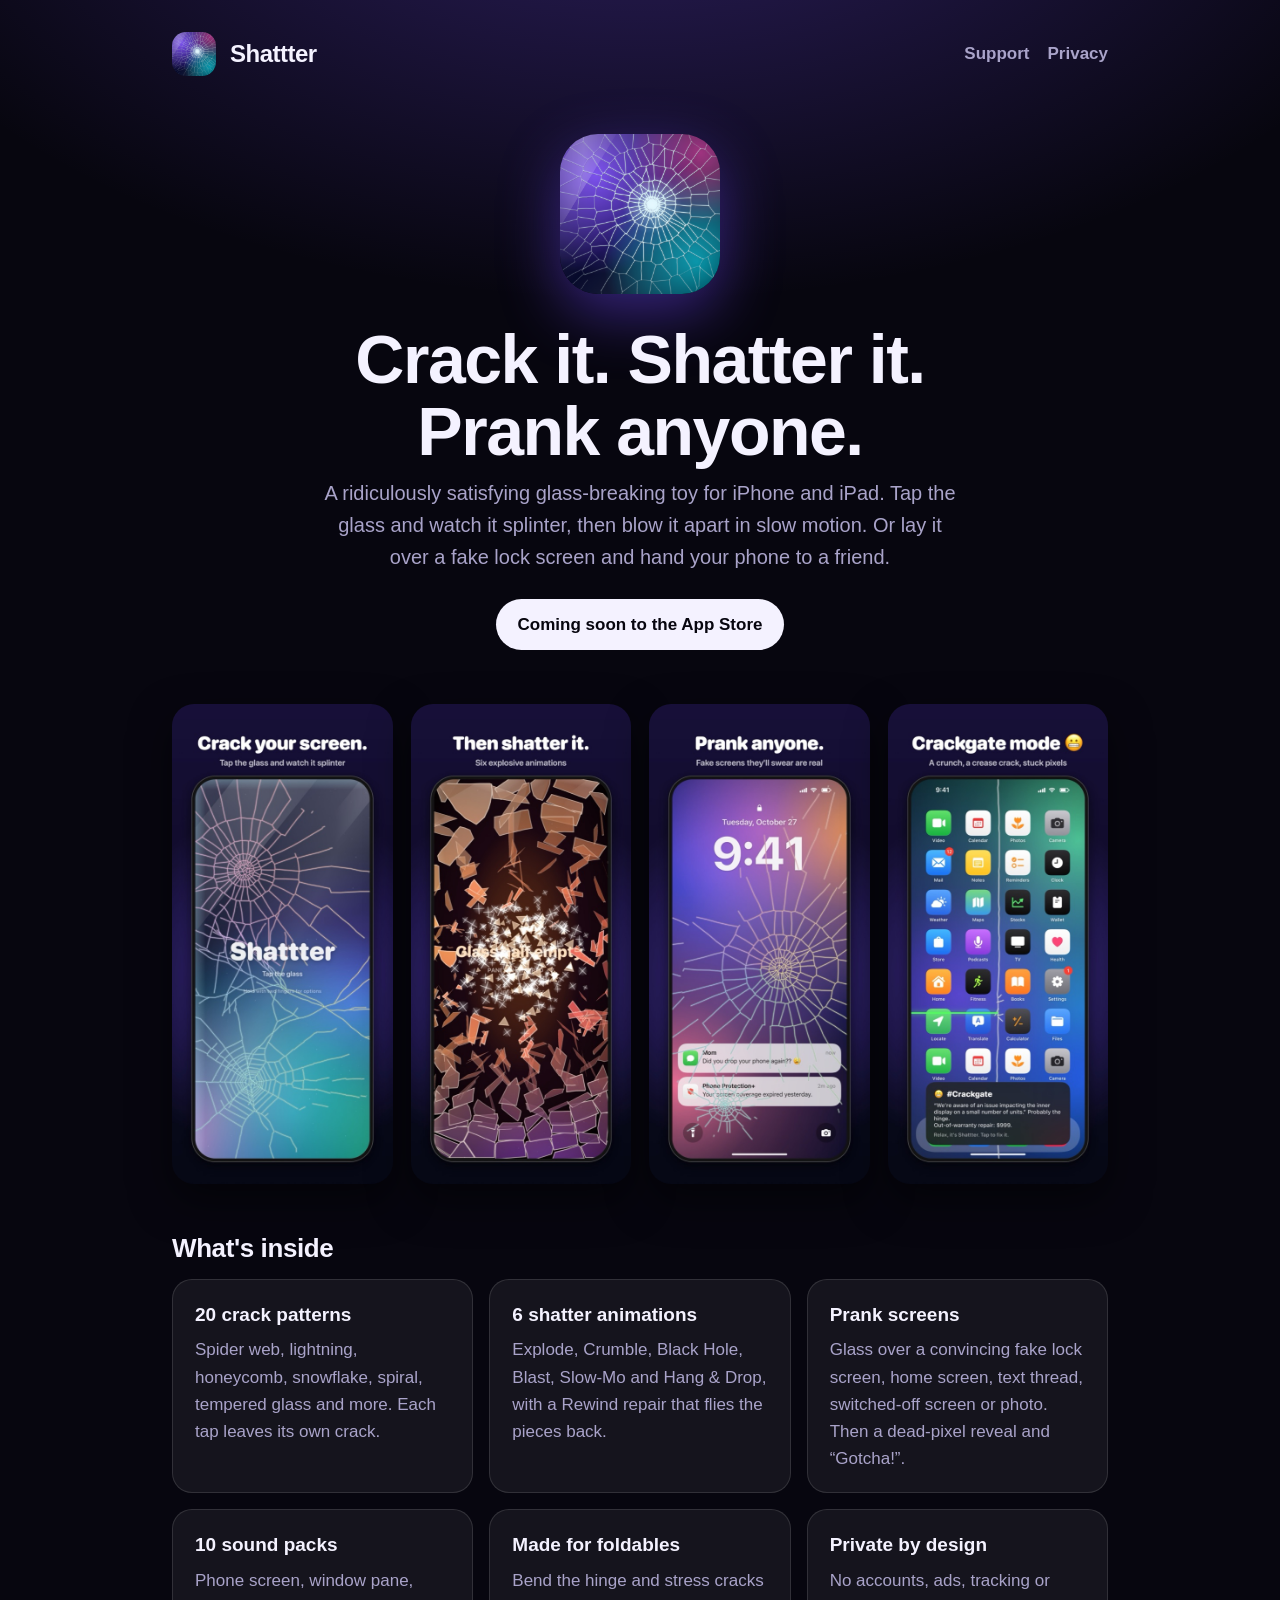
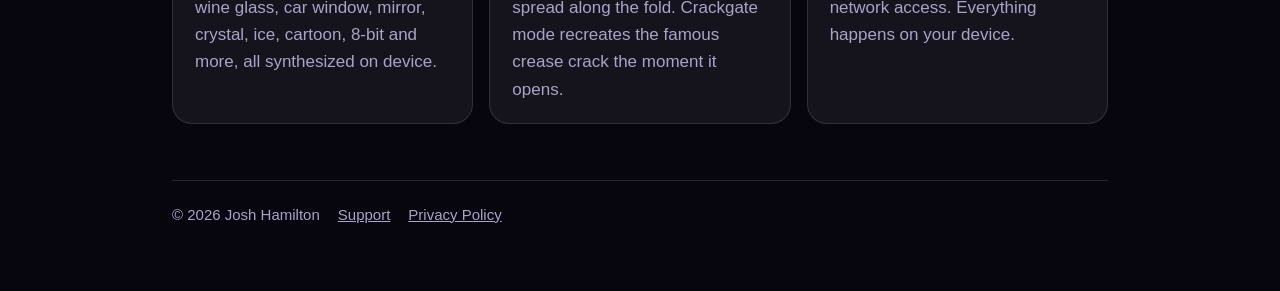
<file: docs/index.html>
<!doctype html><html lang="en"><head><meta charset="utf-8"><meta name="viewport" content="width=device-width,initial-scale=1"><meta name="theme-color" content="#07060f">
<title>Shattter — crack, shatter and prank your screen</title>
<meta name="description" content="Shattter is a glass-breaking toy and prank app for iPhone and iPad. Crack the glass, watch it shatter, prank friends with fake screens, and try Crackgate mode on foldables.">
<link rel="canonical" href="https://nearbycoder.github.io/shattter/">
<link rel="stylesheet" href="style.css"><link rel="icon" type="image/png" href="img/favicon.png"><link rel="apple-touch-icon" href="img/apple-touch-icon.png">
<meta property="og:title" content="Shattter"><meta property="og:description" content="Crack it. Shatter it. Prank anyone."><meta property="og:image" content="https://nearbycoder.github.io/shattter/img/01-hero.jpg">
</head><body><main>
<header><img width="44" height="44" src="img/icon.png" alt=""><div class="brand"><a href="./">Shattter</a></div><nav><a href="support/">Support</a><a href="privacy/">Privacy</a></nav></header>
<section class="hero">
<img class="icon" width="160" height="160" src="img/icon.png" alt="Shattter app icon">
<h1>Crack it. Shatter it.<br>Prank anyone.</h1>
<p class="lead">A ridiculously satisfying glass-breaking toy for iPhone and iPad. Tap the glass and watch it splinter, then blow it apart in slow motion. Or lay it over a fake lock screen and hand your phone to a friend.</p>
<span class="badge">Coming soon to the App Store</span>
</section>
<section class="shots">
<img src="img/01-hero.jpg" alt="Cracked glass with the Shattter title"><img src="img/02-shatter.jpg" alt="Glass exploding into shards"><img src="img/03-lock.jpg" alt="A fake lock screen with a cracked screen"><img src="img/05-crackgate.jpg" alt="Crackgate mode with a crack down the crease">
</section>
<h2>What's inside</h2>
<div class="grid">
<div class="card"><h3>20 crack patterns</h3><p>Spider web, lightning, honeycomb, snowflake, spiral, tempered glass and more. Each tap leaves its own crack.</p></div>
<div class="card"><h3>6 shatter animations</h3><p>Explode, Crumble, Black Hole, Blast, Slow-Mo and Hang &amp; Drop, with a Rewind repair that flies the pieces back.</p></div>
<div class="card"><h3>Prank screens</h3><p>Glass over a convincing fake lock screen, home screen, text thread, switched-off screen or photo. Then a dead-pixel reveal and “Gotcha!”.</p></div>
<div class="card"><h3>10 sound packs</h3><p>Phone screen, window pane, wine glass, car window, mirror, crystal, ice, cartoon, 8-bit and more, all synthesized on device.</p></div>
<div class="card"><h3>Made for foldables</h3><p>Bend the hinge and stress cracks spread along the fold. Crackgate mode recreates the famous crease crack the moment it opens.</p></div>
<div class="card"><h3>Private by design</h3><p>No accounts, ads, tracking or network access. Everything happens on your device.</p></div>
</div>
<footer><span>© 2026 Josh Hamilton</span><a href="support/">Support</a><a href="privacy/">Privacy Policy</a></footer>
</main></body></html>
</file>
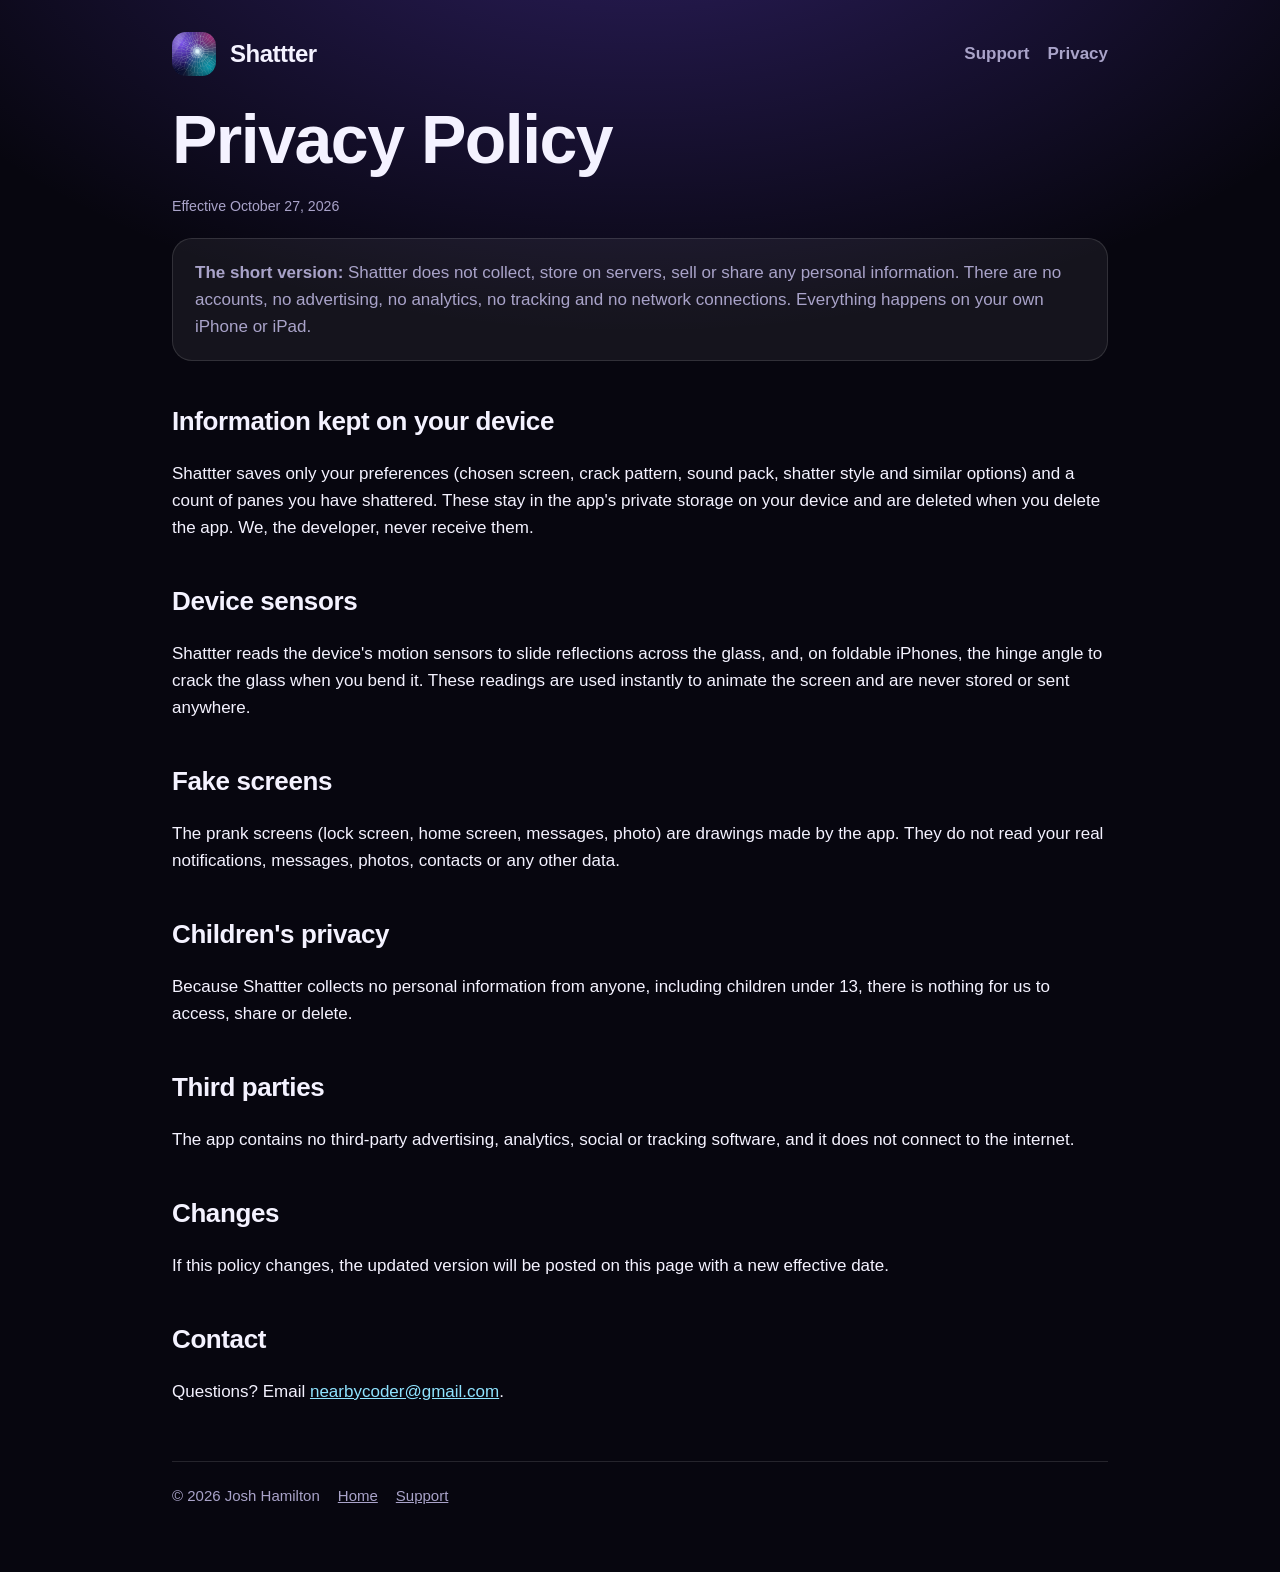
<file: docs/privacy/index.html>
<!doctype html><html lang="en"><head><meta charset="utf-8"><meta name="viewport" content="width=device-width,initial-scale=1"><meta name="theme-color" content="#07060f">
<title>Privacy Policy — Shattter</title><meta name="description" content="Shattter does not collect any data. Everything stays on your device.">
<link rel="canonical" href="https://nearbycoder.github.io/shattter/privacy/">
<link rel="stylesheet" href="../style.css"><link rel="icon" type="image/png" href="../img/favicon.png">
</head><body><main>
<header><img width="44" height="44" src="../img/icon.png" alt=""><div class="brand"><a href="../">Shattter</a></div><nav><a href="../support/">Support</a><a href="./">Privacy</a></nav></header>
<h1>Privacy Policy</h1>
<p><small>Effective October 27, 2026</small></p>
<div class="card soft"><p><strong>The short version:</strong> Shattter does not collect, store on servers, sell or share any personal information. There are no accounts, no advertising, no analytics, no tracking and no network connections. Everything happens on your own iPhone or iPad.</p></div>
<h2>Information kept on your device</h2>
<p>Shattter saves only your preferences (chosen screen, crack pattern, sound pack, shatter style and similar options) and a count of panes you have shattered. These stay in the app's private storage on your device and are deleted when you delete the app. We, the developer, never receive them.</p>
<h2>Device sensors</h2>
<p>Shattter reads the device's motion sensors to slide reflections across the glass, and, on foldable iPhones, the hinge angle to crack the glass when you bend it. These readings are used instantly to animate the screen and are never stored or sent anywhere.</p>
<h2>Fake screens</h2>
<p>The prank screens (lock screen, home screen, messages, photo) are drawings made by the app. They do not read your real notifications, messages, photos, contacts or any other data.</p>
<h2>Children's privacy</h2>
<p>Because Shattter collects no personal information from anyone, including children under 13, there is nothing for us to access, share or delete.</p>
<h2>Third parties</h2>
<p>The app contains no third-party advertising, analytics, social or tracking software, and it does not connect to the internet.</p>
<h2>Changes</h2>
<p>If this policy changes, the updated version will be posted on this page with a new effective date.</p>
<h2>Contact</h2>
<p>Questions? Email <a href="mailto:nearbycoder@gmail.com">nearbycoder@gmail.com</a>.</p>
<footer><span>© 2026 Josh Hamilton</span><a href="../">Home</a><a href="../support/">Support</a></footer>
</main></body></html>
</file>
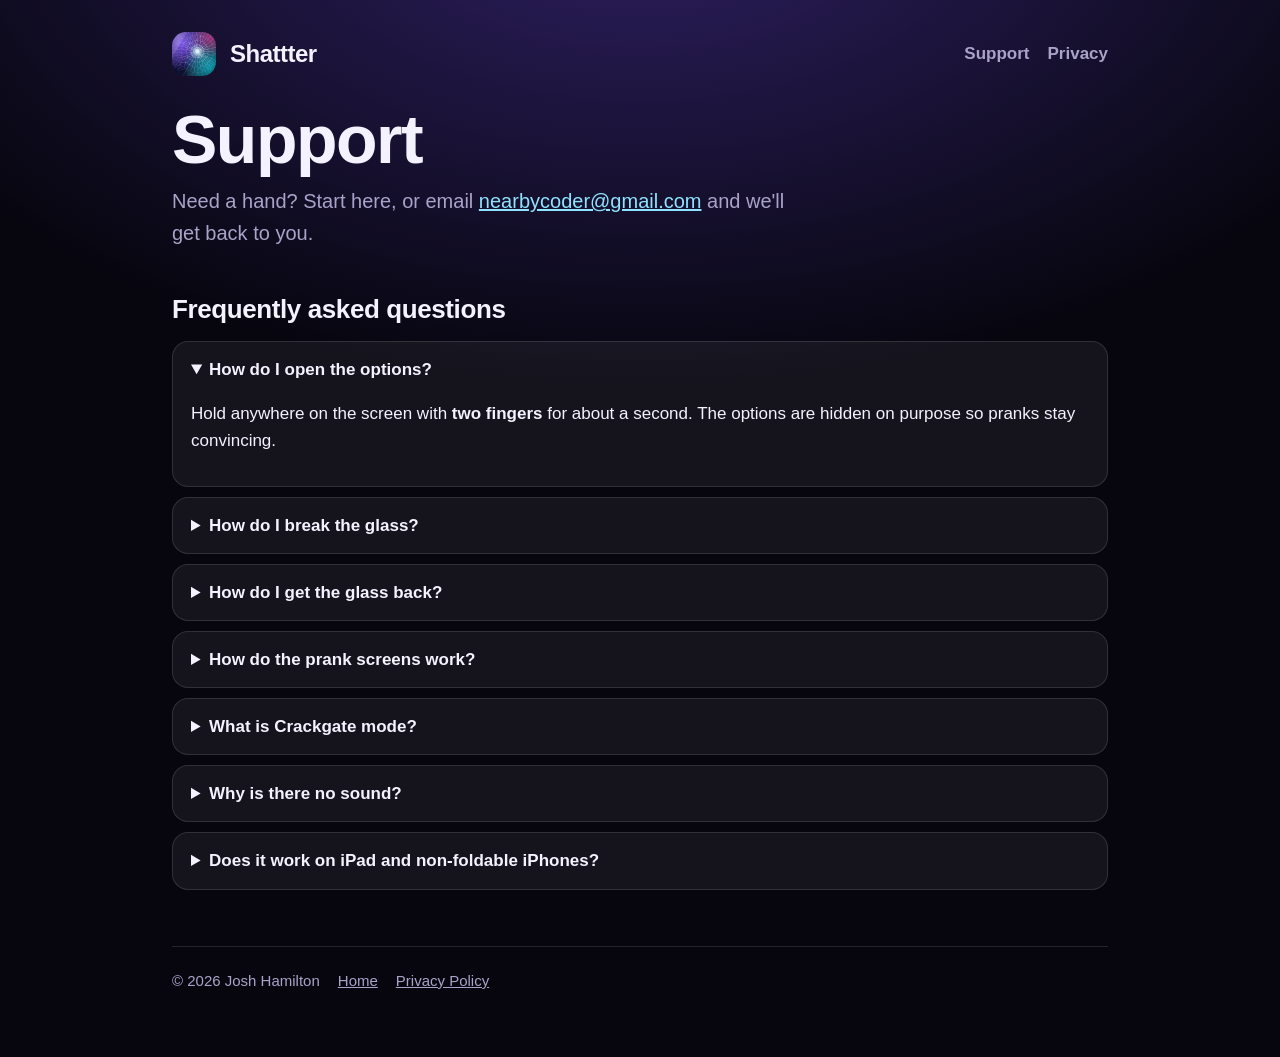
<file: docs/support/index.html>
<!doctype html><html lang="en"><head><meta charset="utf-8"><meta name="viewport" content="width=device-width,initial-scale=1"><meta name="theme-color" content="#07060f">
<title>Support — Shattter</title><meta name="description" content="Help with Shattter: options, sounds, prank screens, Crackgate mode and more.">
<link rel="canonical" href="https://nearbycoder.github.io/shattter/support/">
<link rel="stylesheet" href="../style.css"><link rel="icon" type="image/png" href="../img/favicon.png">
</head><body><main>
<header><img width="44" height="44" src="../img/icon.png" alt=""><div class="brand"><a href="../">Shattter</a></div><nav><a href="./">Support</a><a href="../privacy/">Privacy</a></nav></header>
<h1>Support</h1>
<p class="lead" style="margin:0">Need a hand? Start here, or email <a href="mailto:nearbycoder@gmail.com">nearbycoder@gmail.com</a> and we'll get back to you.</p>
<h2>Frequently asked questions</h2>
<details open><summary>How do I open the options?</summary><p>Hold anywhere on the screen with <strong>two fingers</strong> for about a second. The options are hidden on purpose so pranks stay convincing.</p></details>
<details><summary>How do I break the glass?</summary><p>Tap it. Each tap adds a crack; after the number of taps set in the options (1 to 8), it shatters. Choose “Never” to keep a cracked screen. You can also shake the phone to smash it, or drag with two fingers to bend it.</p></details>
<details><summary>How do I get the glass back?</summary><p>Tap the broken screen, or turn on “Repair automatically” in the options. Pick a “Fade In” or “Rewind” repair animation.</p></details>
<details><summary>How do the prank screens work?</summary><p>In the options, choose Lock Screen, Home Screen, Messages, Screen Off or Photo. The glass sits over a convincing fake screen. When it breaks you'll see a dead-pixel effect, then an optional “Gotcha!” reveal. The fake screens never read any of your real data.</p></details>
<details><summary>What is Crackgate mode?</summary><p>A spoof of the October 2026 reports of foldable inner displays cracking along the crease. Turn it on, fold your phone and hand it to someone: when they open it there's a crunch, a crack down the crease and a band of stuck pixels. On other iPhones and iPads it triggers with a tap.</p></details>
<details><summary>Why is there no sound?</summary><p>Check that “Sound” is on in the options and the volume is up. Shattter plays even when the ringer switch is on silent. Try a different sound pack. Tapping a pack plays a preview.</p></details>
<details><summary>Does it work on iPad and non-foldable iPhones?</summary><p>Yes. Hinge effects need a foldable iPhone; everything else works on any iPhone or iPad running iOS 26 or later.</p></details>
<footer><span>© 2026 Josh Hamilton</span><a href="../">Home</a><a href="../privacy/">Privacy Policy</a></footer>
</main></body></html>
</file>
<file: docs/style.css>
:root { --bg: #07060f; --ink: #f4f2ff; --muted: #a9a3c9; --accent: #8fe3ff; --card: rgba(255,255,255,0.06); --line: rgba(255,255,255,0.12); }
* { box-sizing: border-box; }
html { background: var(--bg); }
body { margin: 0; color: var(--ink); font: 17px/1.6 ui-rounded, -apple-system, BlinkMacSystemFont, "SF Pro Rounded", "Segoe UI", sans-serif;
  background: radial-gradient(1200px 700px at 50% -10%, rgba(120, 80, 255, 0.35), transparent 70%), var(--bg); min-height: 100vh; }
main { max-width: 980px; margin: 0 auto; padding: 32px 22px 64px; }
a { color: var(--accent); }
header { display: flex; align-items: center; gap: 14px; margin-bottom: 28px; }
header img { border-radius: 14px; }
.brand { font-weight: 900; font-size: 24px; letter-spacing: -0.5px; }
.brand a { color: var(--ink); text-decoration: none; }
nav { margin-left: auto; display: flex; gap: 18px; font-weight: 600; }
nav a { color: var(--muted); text-decoration: none; }
nav a:hover { color: var(--ink); }
.hero { text-align: center; padding: 30px 0 10px; }
.hero img.icon { border-radius: 38px; box-shadow: 0 20px 60px rgba(110, 70, 255, 0.45); }
h1 { font-size: clamp(40px, 7vw, 68px); line-height: 1.05; margin: 22px 0 10px; letter-spacing: -1.5px; font-weight: 900; }
h2 { font-size: 26px; margin: 40px 0 10px; letter-spacing: -0.4px; }
.lead { font-size: 20px; color: var(--muted); max-width: 640px; margin: 0 auto; }
.badge { display: inline-block; margin-top: 26px; padding: 12px 22px; border-radius: 999px; background: var(--ink); color: var(--bg); font-weight: 800; text-decoration: none; }
.shots { display: grid; grid-template-columns: repeat(auto-fit, minmax(200px, 1fr)); gap: 18px; margin: 44px 0; }
.shots img { width: 100%; border-radius: 22px; box-shadow: 0 16px 40px rgba(0,0,0,0.5); }
.grid { display: grid; grid-template-columns: repeat(auto-fit, minmax(260px, 1fr)); gap: 16px; }
.card { background: var(--card); border: 1px solid var(--line); border-radius: 20px; padding: 20px 22px; }
.card h3 { margin: 0 0 6px; font-size: 19px; }
.card p { margin: 0; color: var(--muted); }
.soft { margin: 18px 0; }
small, .muted { color: var(--muted); }
footer { margin-top: 56px; padding-top: 22px; border-top: 1px solid var(--line); color: var(--muted); font-size: 15px; display: flex; gap: 18px; flex-wrap: wrap; }
footer a { color: var(--muted); }
details { background: var(--card); border: 1px solid var(--line); border-radius: 16px; padding: 14px 18px; margin: 10px 0; }
summary { font-weight: 700; cursor: pointer; }
</file>
